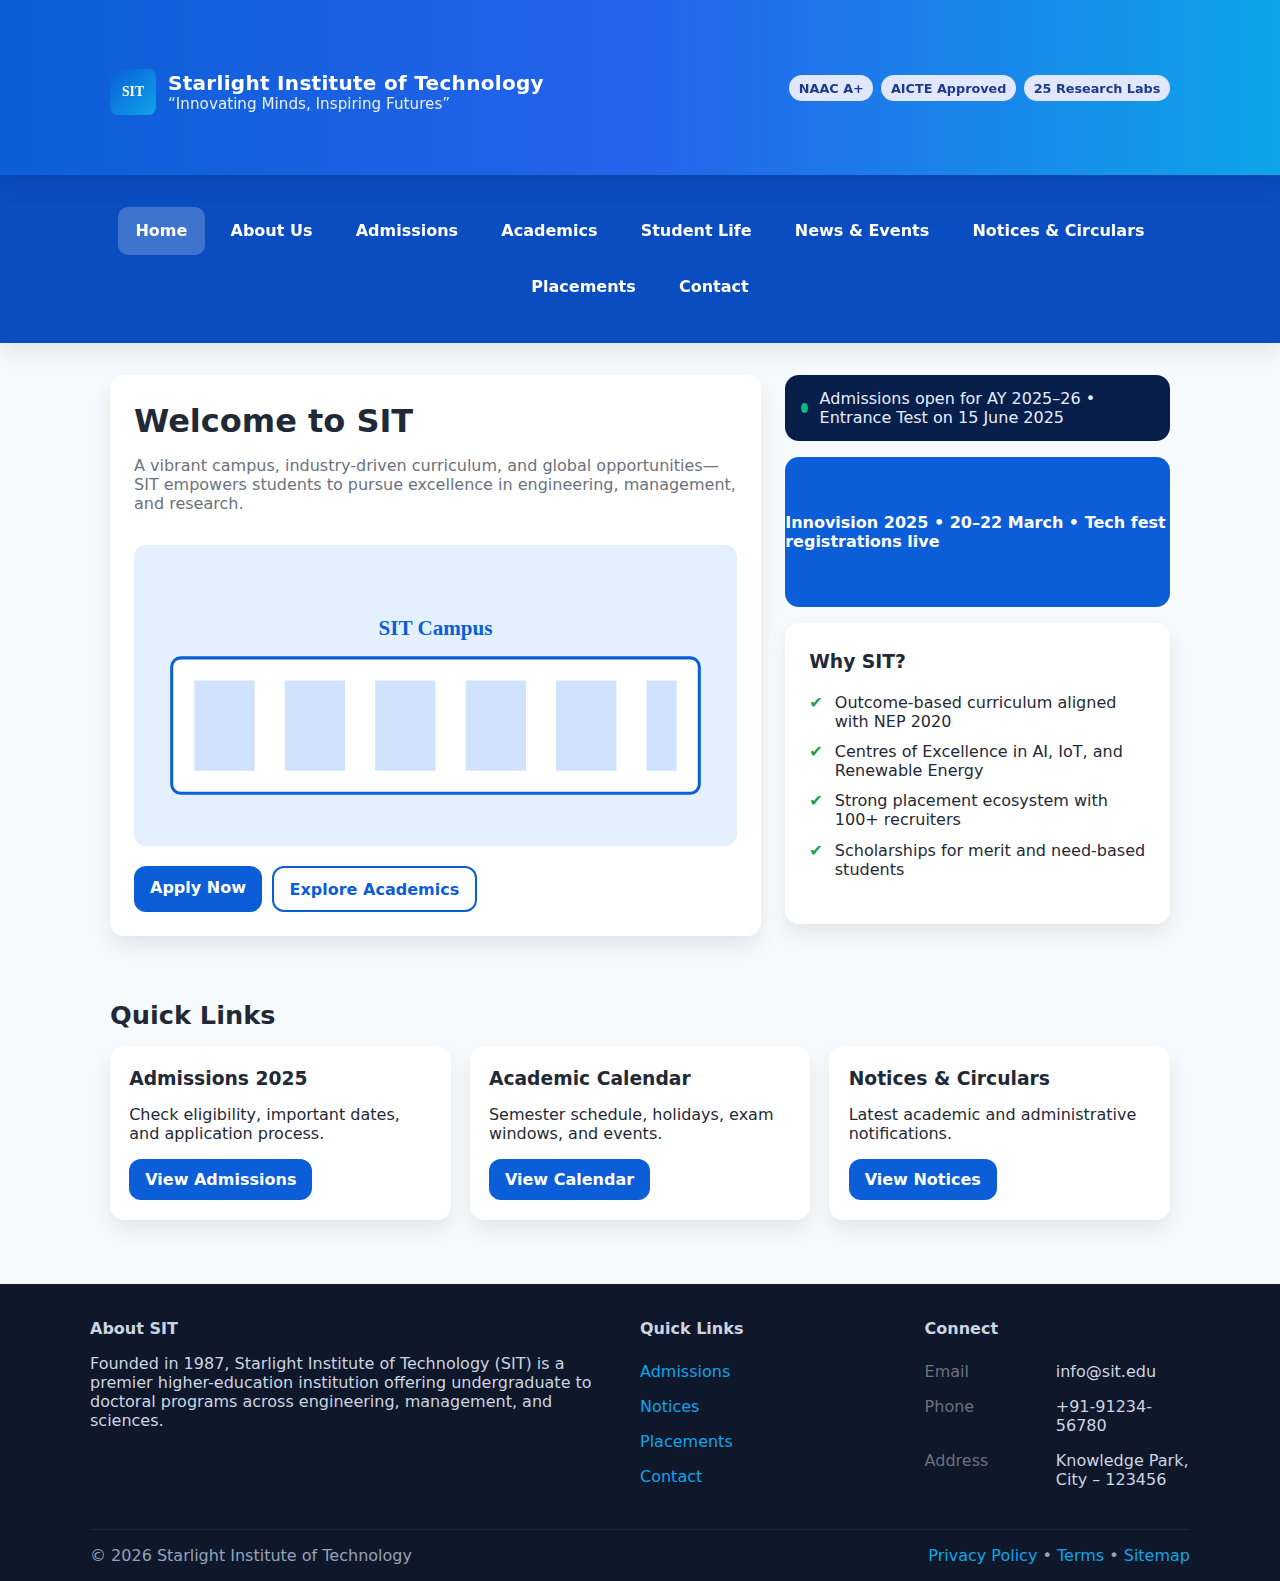
<file: index.html>
<!DOCTYPE html><html lang="en"><head>
<meta charset="utf-8"><meta name="viewport" content="width=device-width, initial-scale=1.0">
<title>SIT - Home</title><link rel="stylesheet" href="css/style.css">
</head><body>

<header class="site-header">
  <div class="container" style="display:flex;gap:16px;align-items:center;justify-content:space-between;flex-wrap:wrap">
    <div class="brand">
      <img src="images/logo.svg" alt="SIT Logo"/>
      <div>
        <div class="title">Starlight Institute of Technology</div>
        <div class="tagline">“Innovating Minds, Inspiring Futures”</div>
      </div>
    </div>
    <div class="badges">
      <span class="badge">NAAC A+</span>
      <span class="badge">AICTE Approved</span>
      <span class="badge">25 Research Labs</span>
    </div>
  </div>
</header>
<nav class="site-nav">
  <div class="container nav-wrap">
    <a class="nav-link" href="index.html">Home</a>
    <a class="nav-link" href="about.html">About Us</a>
    <a class="nav-link" href="admissions.html">Admissions</a>
    <a class="nav-link" href="academics.html">Academics</a>
    <a class="nav-link" href="studentlife.html">Student Life</a>
    <a class="nav-link" href="news.html">News & Events</a>
    <a class="nav-link" href="notices.html">Notices & Circulars</a>
    <a class="nav-link" href="placements.html">Placements</a>
    <a class="nav-link" href="contact.html">Contact</a>
  </div>
</nav>

<section class="container">
  <div class="hero">
    <div class="card">
      <h1>Welcome to SIT</h1>
      <p class="lead">A vibrant campus, industry-driven curriculum, and global opportunities—SIT empowers students to pursue excellence in engineering, management, and research.</p>
      <img src="images/campus.svg" alt="SIT Campus" style="width:100%;border-radius:12px;margin:1rem 0" />
      <div style="display:flex;gap:.6rem;flex-wrap:wrap">
        <a class="btn" href="admissions.html">Apply Now</a>
        <a class="btn outline" href="academics.html">Explore Academics</a>
      </div>
    </div>
    <div class="announce">
      <div class="ticker"><span class="dot"></span> Admissions open for AY 2025–26 • Entrance Test on 15 June 2025</div>
      <div class="carousel" aria-label="Announcements">
        <div class="slide active">Innovision 2025 • 20–22 March • Tech fest registrations live</div>
        <div class="slide">UGC-approved new PG programs in Data Science & AI</div>
        <div class="slide">MoU signed with Infosys for internship pipeline</div>
      </div>
      <div class="card">
        <h3>Why SIT?</h3>
        <ul class="check">
          <li>Outcome-based curriculum aligned with NEP 2020</li>
          <li>Centres of Excellence in AI, IoT, and Renewable Energy</li>
          <li>Strong placement ecosystem with 100+ recruiters</li>
          <li>Scholarships for merit and need-based students</li>
        </ul>
      </div>
    </div>
  </div>
</section>
<section class="container">
  <h2>Quick Links</h2>
  <div class="grid grid-3">
    <div class="card"><h3>Admissions 2025</h3><p>Check eligibility, important dates, and application process.</p><a class="btn" href="admissions.html">View Admissions</a></div>
    <div class="card"><h3>Academic Calendar</h3><p>Semester schedule, holidays, exam windows, and events.</p><a class="btn" href="academics.html#calendar">View Calendar</a></div>
    <div class="card"><h3>Notices & Circulars</h3><p>Latest academic and administrative notifications.</p><a class="btn" href="notices.html">View Notices</a></div>
  </div>
</section>

<footer class="site-footer">
  <div class="container footer-top">
    <div>
      <h4>About SIT</h4>
      <p>Founded in 1987, Starlight Institute of Technology (SIT) is a premier higher-education institution offering undergraduate to doctoral programs across engineering, management, and sciences.</p>
    </div>
    <div>
      <h4>Quick Links</h4>
      <ul class="info-list">
        <li><a href="admissions.html">Admissions</a></li>
        <li><a href="notices.html">Notices</a></li>
        <li><a href="placements.html">Placements</a></li>
        <li><a href="contact.html">Contact</a></li>
      </ul>
    </div>
    <div>
      <h4>Connect</h4>
      <ul class="info-list">
        <li><span class="label">Email</span> info@sit.edu</li>
        <li><span class="label">Phone</span> +91-91234-56780</li>
        <li><span class="label">Address</span> Knowledge Park, City – 123456</li>
      </ul>
    </div>
  </div>
  <div class="container footer-bottom">
    <div>© <span id="year"></span> Starlight Institute of Technology</div>
    <div><a href="#">Privacy Policy</a> • <a href="#">Terms</a> • <a href="#">Sitemap</a></div>
  </div>
</footer>
<button id="backTop" class="btn" style="position:fixed;right:18px;bottom:18px;display:none">↑ Back to Top</button>
<script src="js/script.js"></script>
<script>document.getElementById('year').textContent = new Date().getFullYear()</script>

</body></html>
</file>
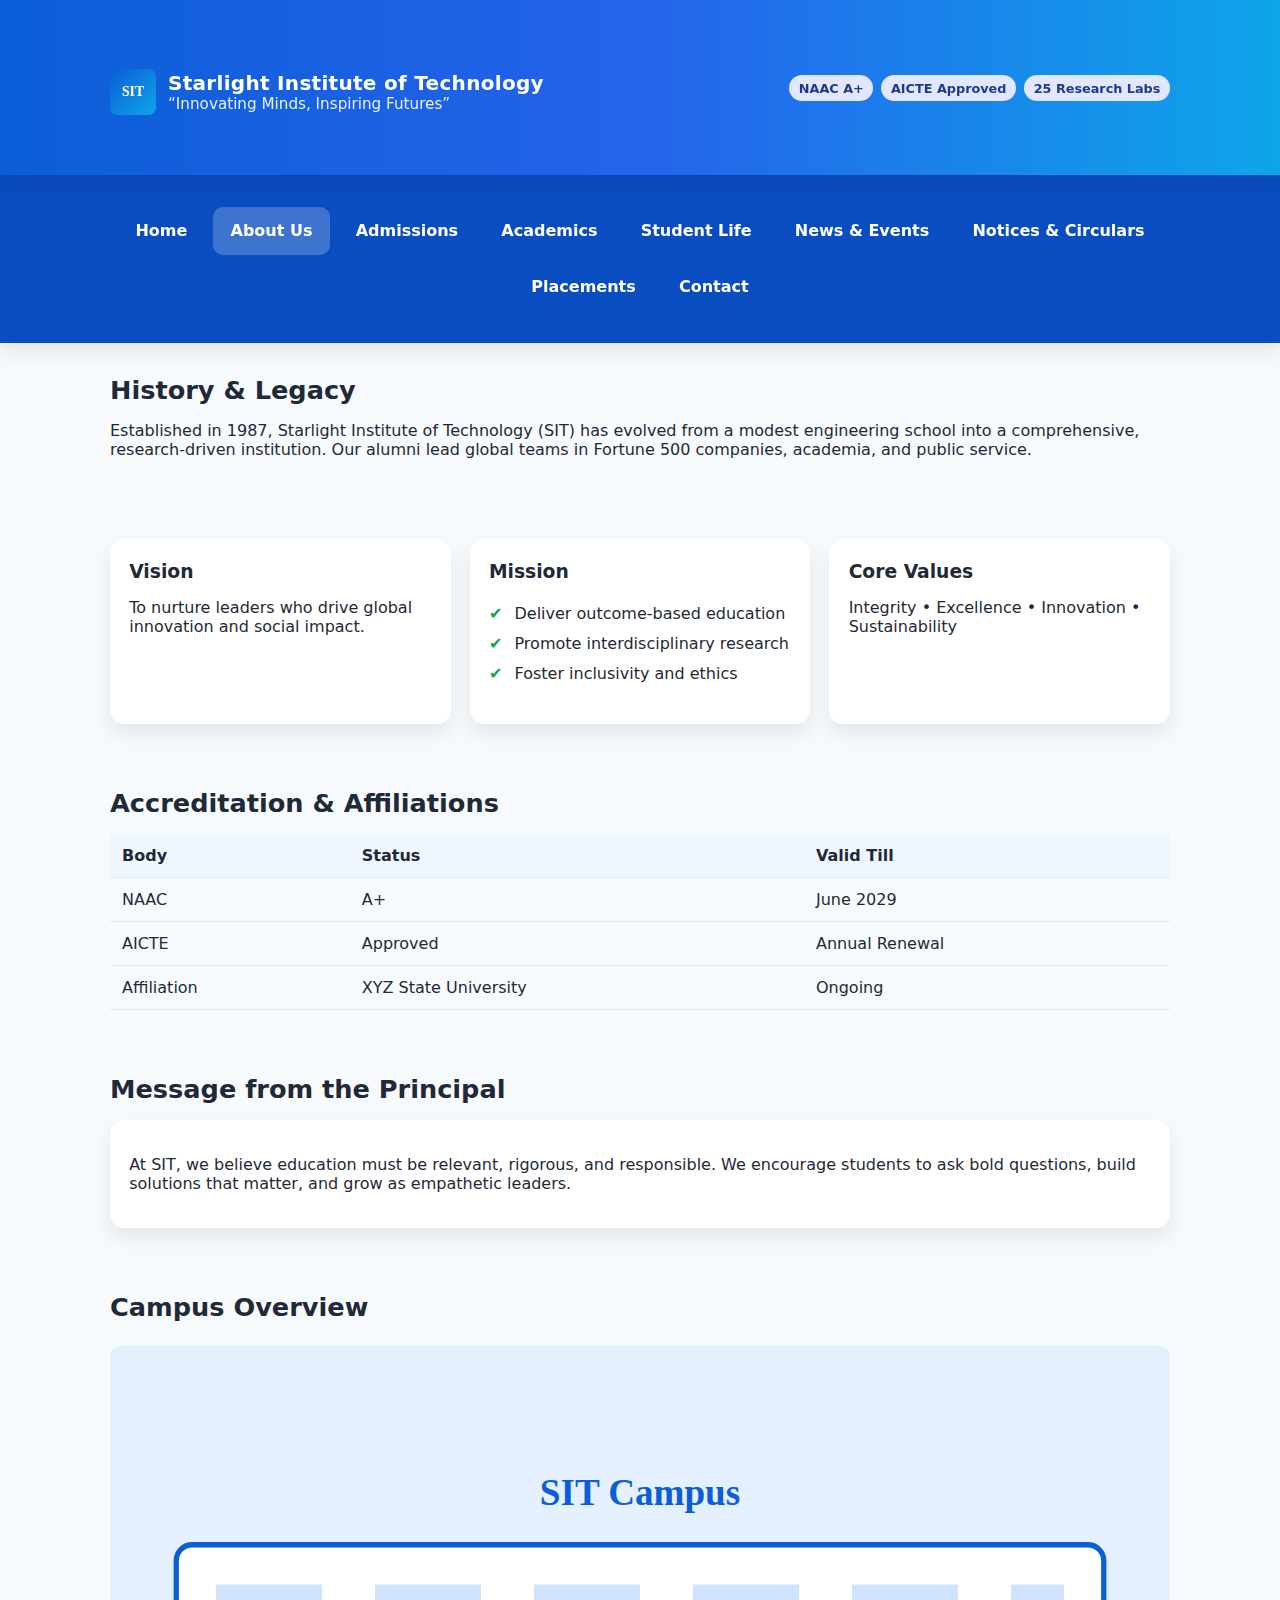
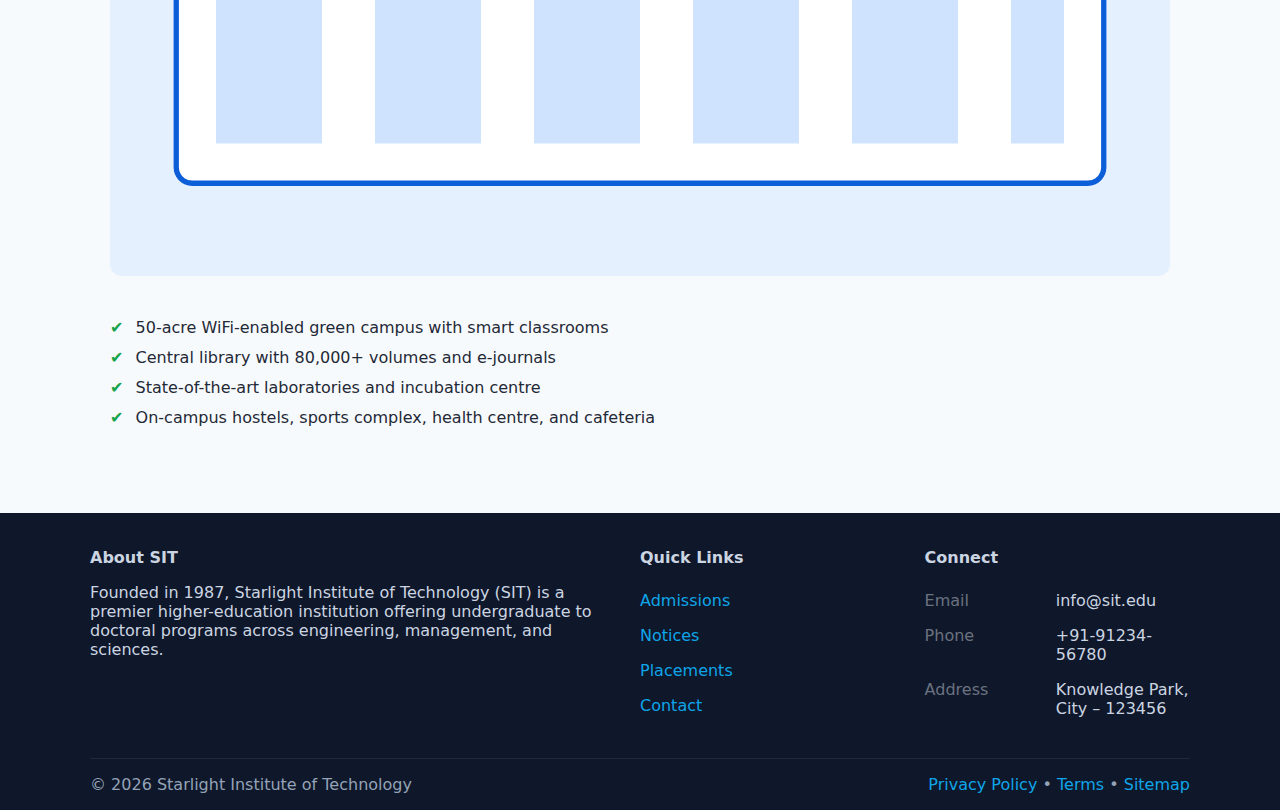
<file: about.html>
<!DOCTYPE html><html lang="en"><head>
<meta charset="utf-8"><meta name="viewport" content="width=device-width, initial-scale=1.0">
<title>SIT - About Us</title><link rel="stylesheet" href="css/style.css">
</head><body>
<header class="site-header">
  <div class="container" style="display:flex;gap:16px;align-items:center;justify-content:space-between;flex-wrap:wrap">
    <div class="brand">
      <img src="images/logo.svg" alt="SIT Logo"/>
      <div>
        <div class="title">Starlight Institute of Technology</div>
        <div class="tagline">“Innovating Minds, Inspiring Futures”</div>
      </div>
    </div>
    <div class="badges">
      <span class="badge">NAAC A+</span>
      <span class="badge">AICTE Approved</span>
      <span class="badge">25 Research Labs</span>
    </div>
  </div>
</header>
<nav class="site-nav">
  <div class="container nav-wrap">
    <a class="nav-link" href="index.html">Home</a>
    <a class="nav-link" href="about.html">About Us</a>
    <a class="nav-link" href="admissions.html">Admissions</a>
    <a class="nav-link" href="academics.html">Academics</a>
    <a class="nav-link" href="studentlife.html">Student Life</a>
    <a class="nav-link" href="news.html">News & Events</a>
    <a class="nav-link" href="notices.html">Notices & Circulars</a>
    <a class="nav-link" href="placements.html">Placements</a>
    <a class="nav-link" href="contact.html">Contact</a>
  </div>
</nav>

<section class="container">
  <h2>History & Legacy</h2>
  <p>Established in 1987, Starlight Institute of Technology (SIT) has evolved from a modest engineering school into a comprehensive, research-driven institution. Our alumni lead global teams in Fortune 500 companies, academia, and public service.</p>
</section>
<section class="container">
  <div class="grid grid-3">
    <div class="card"><h3>Vision</h3><p>To nurture leaders who drive global innovation and social impact.</p></div>
    <div class="card"><h3>Mission</h3><ul class="check"><li>Deliver outcome-based education</li><li>Promote interdisciplinary research</li><li>Foster inclusivity and ethics</li></ul></div>
    <div class="card"><h3>Core Values</h3><p>Integrity • Excellence • Innovation • Sustainability</p></div>
  </div>
</section>
<section class="container">
  <h2>Accreditation & Affiliations</h2>
  <table class="table">
    <thead><tr><th>Body</th><th>Status</th><th>Valid Till</th></tr></thead>
    <tbody>
      <tr><td>NAAC</td><td>A+</td><td>June 2029</td></tr>
      <tr><td>AICTE</td><td>Approved</td><td>Annual Renewal</td></tr>
      <tr><td>Affiliation</td><td>XYZ State University</td><td>Ongoing</td></tr>
    </tbody>
  </table>
</section>
<section class="container">
  <h2>Message from the Principal</h2>
  <div class="card">
    <p>At SIT, we believe education must be relevant, rigorous, and responsible. We encourage students to ask bold questions, build solutions that matter, and grow as empathetic leaders.</p>
  </div>
</section>
<section class="container">
  <h2>Campus Overview</h2>
  <img src="images/campus.svg" alt="Campus" style="width:100%;border-radius:12px;margin:.5rem 0 1rem">
  <ul class="check">
    <li>50-acre WiFi-enabled green campus with smart classrooms</li>
    <li>Central library with 80,000+ volumes and e-journals</li>
    <li>State-of-the-art laboratories and incubation centre</li>
    <li>On-campus hostels, sports complex, health centre, and cafeteria</li>
  </ul>
</section>

<footer class="site-footer">
  <div class="container footer-top">
    <div>
      <h4>About SIT</h4>
      <p>Founded in 1987, Starlight Institute of Technology (SIT) is a premier higher-education institution offering undergraduate to doctoral programs across engineering, management, and sciences.</p>
    </div>
    <div>
      <h4>Quick Links</h4>
      <ul class="info-list">
        <li><a href="admissions.html">Admissions</a></li>
        <li><a href="notices.html">Notices</a></li>
        <li><a href="placements.html">Placements</a></li>
        <li><a href="contact.html">Contact</a></li>
      </ul>
    </div>
    <div>
      <h4>Connect</h4>
      <ul class="info-list">
        <li><span class="label">Email</span> info@sit.edu</li>
        <li><span class="label">Phone</span> +91-91234-56780</li>
        <li><span class="label">Address</span> Knowledge Park, City – 123456</li>
      </ul>
    </div>
  </div>
  <div class="container footer-bottom">
    <div>© <span id="year"></span> Starlight Institute of Technology</div>
    <div><a href="#">Privacy Policy</a> • <a href="#">Terms</a> • <a href="#">Sitemap</a></div>
  </div>
</footer>
<button id="backTop" class="btn" style="position:fixed;right:18px;bottom:18px;display:none">↑ Back to Top</button>
<script src="js/script.js"></script>
<script>document.getElementById('year').textContent = new Date().getFullYear()</script>
</body></html>
</file>
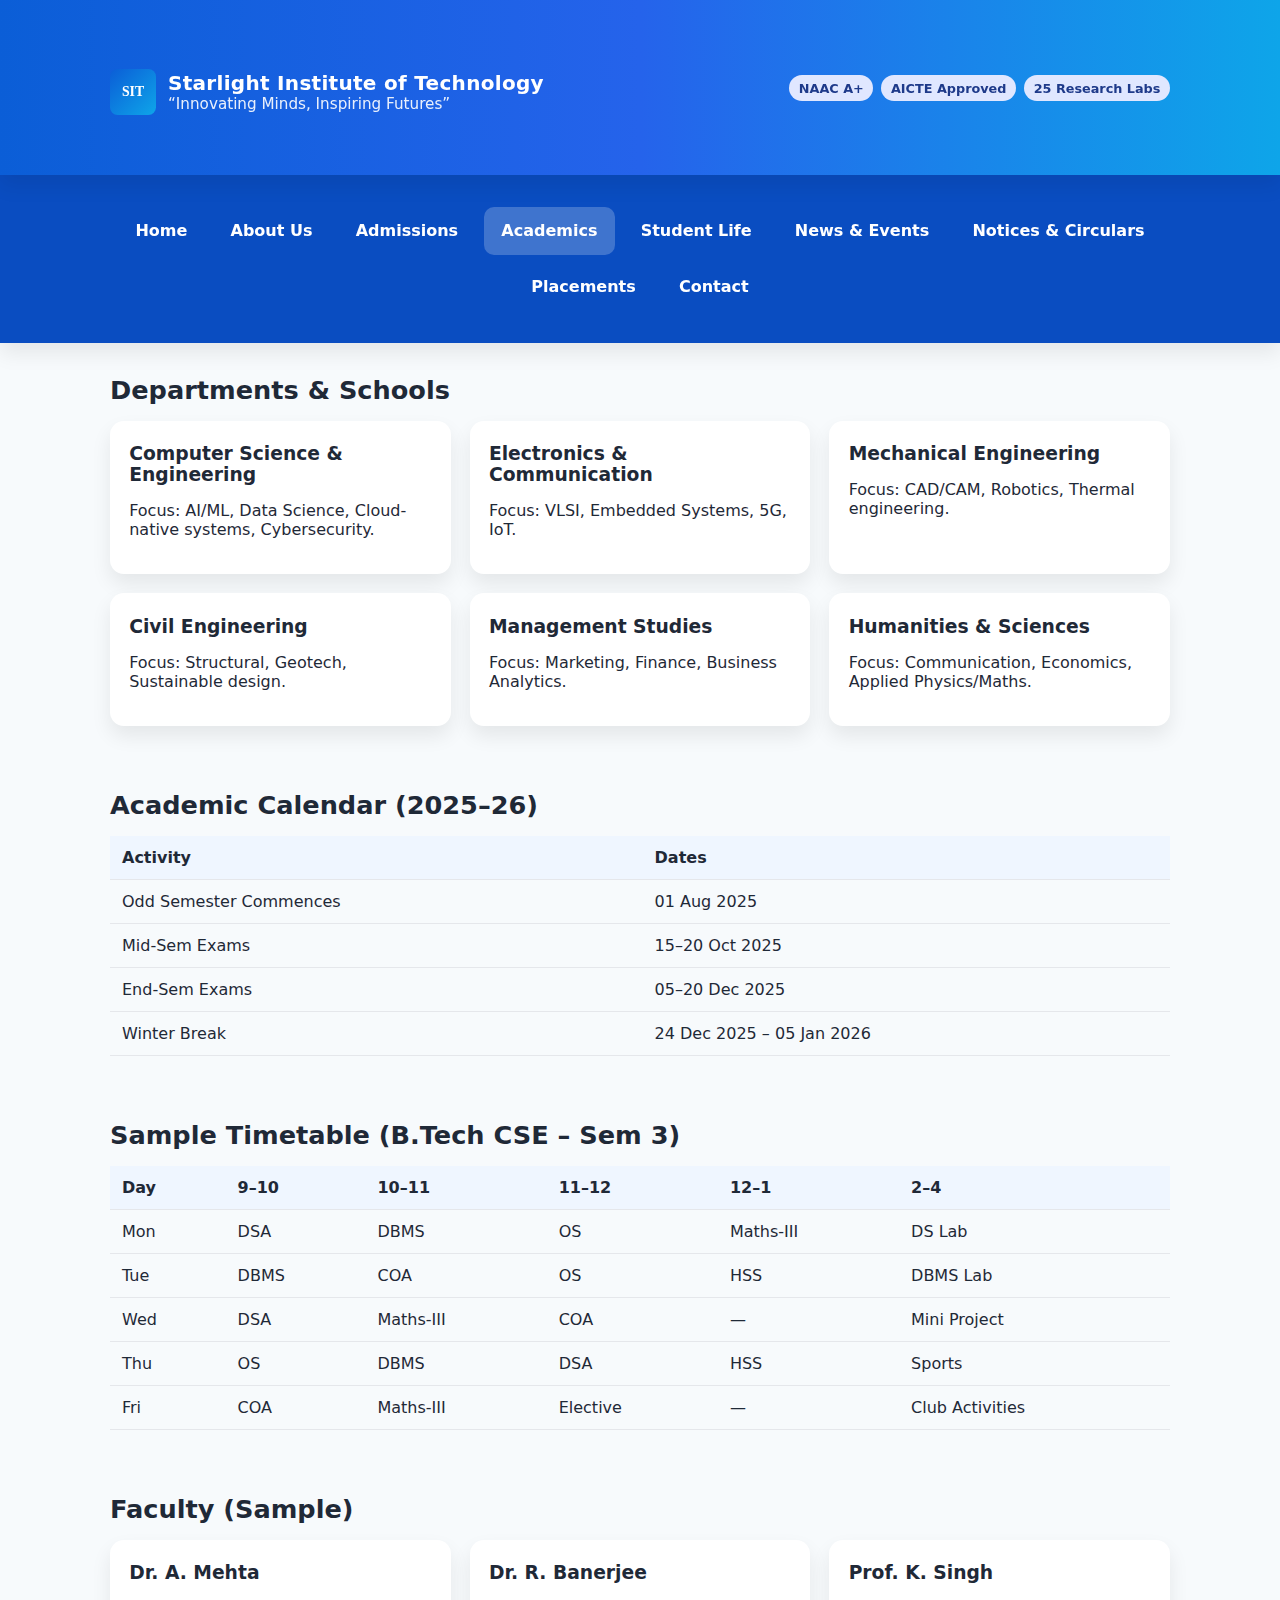
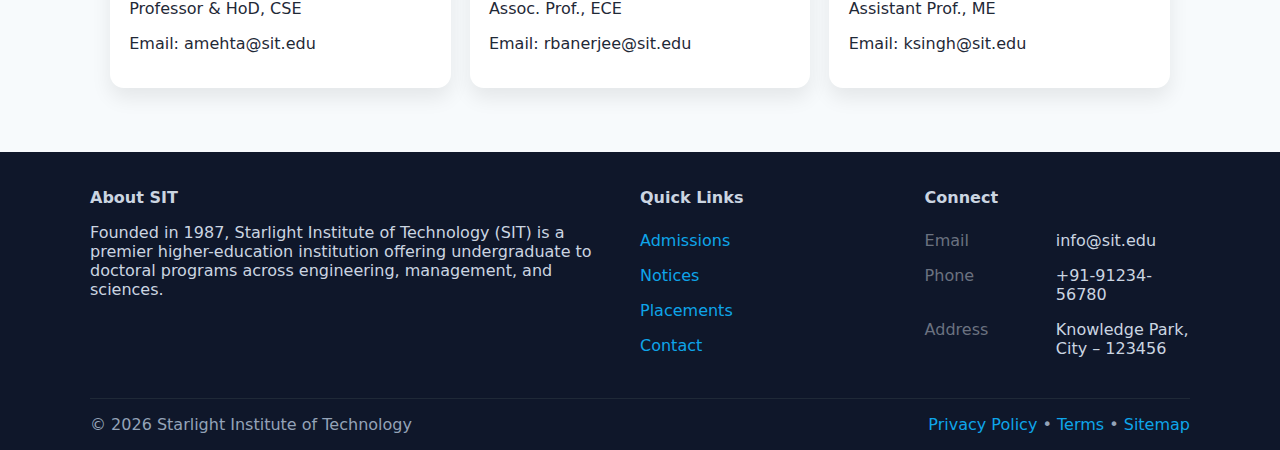
<file: academics.html>
<!DOCTYPE html><html lang="en"><head>
<meta charset="utf-8"><meta name="viewport" content="width=device-width, initial-scale=1.0">
<title>SIT - Academics</title><link rel="stylesheet" href="css/style.css"></head>
<body>
<header class="site-header">
  <div class="container" style="display:flex;gap:16px;align-items:center;justify-content:space-between;flex-wrap:wrap">
    <div class="brand">
      <img src="images/logo.svg" alt="SIT Logo"/>
      <div>
        <div class="title">Starlight Institute of Technology</div>
        <div class="tagline">“Innovating Minds, Inspiring Futures”</div>
      </div>
    </div>
    <div class="badges">
      <span class="badge">NAAC A+</span>
      <span class="badge">AICTE Approved</span>
      <span class="badge">25 Research Labs</span>
    </div>
  </div>
</header>
<nav class="site-nav">
  <div class="container nav-wrap">
    <a class="nav-link" href="index.html">Home</a>
    <a class="nav-link" href="about.html">About Us</a>
    <a class="nav-link" href="admissions.html">Admissions</a>
    <a class="nav-link" href="academics.html">Academics</a>
    <a class="nav-link" href="studentlife.html">Student Life</a>
    <a class="nav-link" href="news.html">News & Events</a>
    <a class="nav-link" href="notices.html">Notices & Circulars</a>
    <a class="nav-link" href="placements.html">Placements</a>
    <a class="nav-link" href="contact.html">Contact</a>
  </div>
</nav>

<section class="container" id="departments">
  <h2>Departments & Schools</h2>
  <div class="grid grid-3">
    <div class="card"><h3>Computer Science & Engineering</h3><p>Focus: AI/ML, Data Science, Cloud-native systems, Cybersecurity.</p></div>
    <div class="card"><h3>Electronics & Communication</h3><p>Focus: VLSI, Embedded Systems, 5G, IoT.</p></div>
    <div class="card"><h3>Mechanical Engineering</h3><p>Focus: CAD/CAM, Robotics, Thermal engineering.</p></div>
    <div class="card"><h3>Civil Engineering</h3><p>Focus: Structural, Geotech, Sustainable design.</p></div>
    <div class="card"><h3>Management Studies</h3><p>Focus: Marketing, Finance, Business Analytics.</p></div>
    <div class="card"><h3>Humanities & Sciences</h3><p>Focus: Communication, Economics, Applied Physics/Maths.</p></div>
  </div>
</section>
<section class="container" id="calendar">
  <h2>Academic Calendar (2025–26)</h2>
  <table class="table">
    <thead><tr><th>Activity</th><th>Dates</th></tr></thead>
    <tbody>
      <tr><td>Odd Semester Commences</td><td>01 Aug 2025</td></tr>
      <tr><td>Mid-Sem Exams</td><td>15–20 Oct 2025</td></tr>
      <tr><td>End-Sem Exams</td><td>05–20 Dec 2025</td></tr>
      <tr><td>Winter Break</td><td>24 Dec 2025 – 05 Jan 2026</td></tr>
    </tbody>
  </table>
</section>
<section class="container">
  <h2>Sample Timetable (B.Tech CSE – Sem 3)</h2>
  <table class="table">
    <thead><tr><th>Day</th><th>9–10</th><th>10–11</th><th>11–12</th><th>12–1</th><th>2–4</th></tr></thead>
    <tbody>
      <tr><td>Mon</td><td>DSA</td><td>DBMS</td><td>OS</td><td>Maths-III</td><td>DS Lab</td></tr>
      <tr><td>Tue</td><td>DBMS</td><td>COA</td><td>OS</td><td>HSS</td><td>DBMS Lab</td></tr>
      <tr><td>Wed</td><td>DSA</td><td>Maths-III</td><td>COA</td><td>—</td><td>Mini Project</td></tr>
      <tr><td>Thu</td><td>OS</td><td>DBMS</td><td>DSA</td><td>HSS</td><td>Sports</td></tr>
      <tr><td>Fri</td><td>COA</td><td>Maths-III</td><td>Elective</td><td>—</td><td>Club Activities</td></tr>
    </tbody>
  </table>
</section>
<section class="container">
  <h2>Faculty (Sample)</h2>
  <div class="grid grid-3">
    <div class="card"><h3>Dr. A. Mehta</h3><p>Professor & HoD, CSE</p><p>Email: amehta@sit.edu</p></div>
    <div class="card"><h3>Dr. R. Banerjee</h3><p>Assoc. Prof., ECE</p><p>Email: rbanerjee@sit.edu</p></div>
    <div class="card"><h3>Prof. K. Singh</h3><p>Assistant Prof., ME</p><p>Email: ksingh@sit.edu</p></div>
  </div>
</section>

<footer class="site-footer">
  <div class="container footer-top">
    <div>
      <h4>About SIT</h4>
      <p>Founded in 1987, Starlight Institute of Technology (SIT) is a premier higher-education institution offering undergraduate to doctoral programs across engineering, management, and sciences.</p>
    </div>
    <div>
      <h4>Quick Links</h4>
      <ul class="info-list">
        <li><a href="admissions.html">Admissions</a></li>
        <li><a href="notices.html">Notices</a></li>
        <li><a href="placements.html">Placements</a></li>
        <li><a href="contact.html">Contact</a></li>
      </ul>
    </div>
    <div>
      <h4>Connect</h4>
      <ul class="info-list">
        <li><span class="label">Email</span> info@sit.edu</li>
        <li><span class="label">Phone</span> +91-91234-56780</li>
        <li><span class="label">Address</span> Knowledge Park, City – 123456</li>
      </ul>
    </div>
  </div>
  <div class="container footer-bottom">
    <div>© <span id="year"></span> Starlight Institute of Technology</div>
    <div><a href="#">Privacy Policy</a> • <a href="#">Terms</a> • <a href="#">Sitemap</a></div>
  </div>
</footer>
<button id="backTop" class="btn" style="position:fixed;right:18px;bottom:18px;display:none">↑ Back to Top</button>
<script src="js/script.js"></script>
<script>document.getElementById('year').textContent = new Date().getFullYear()</script>
</body></html>
</file>
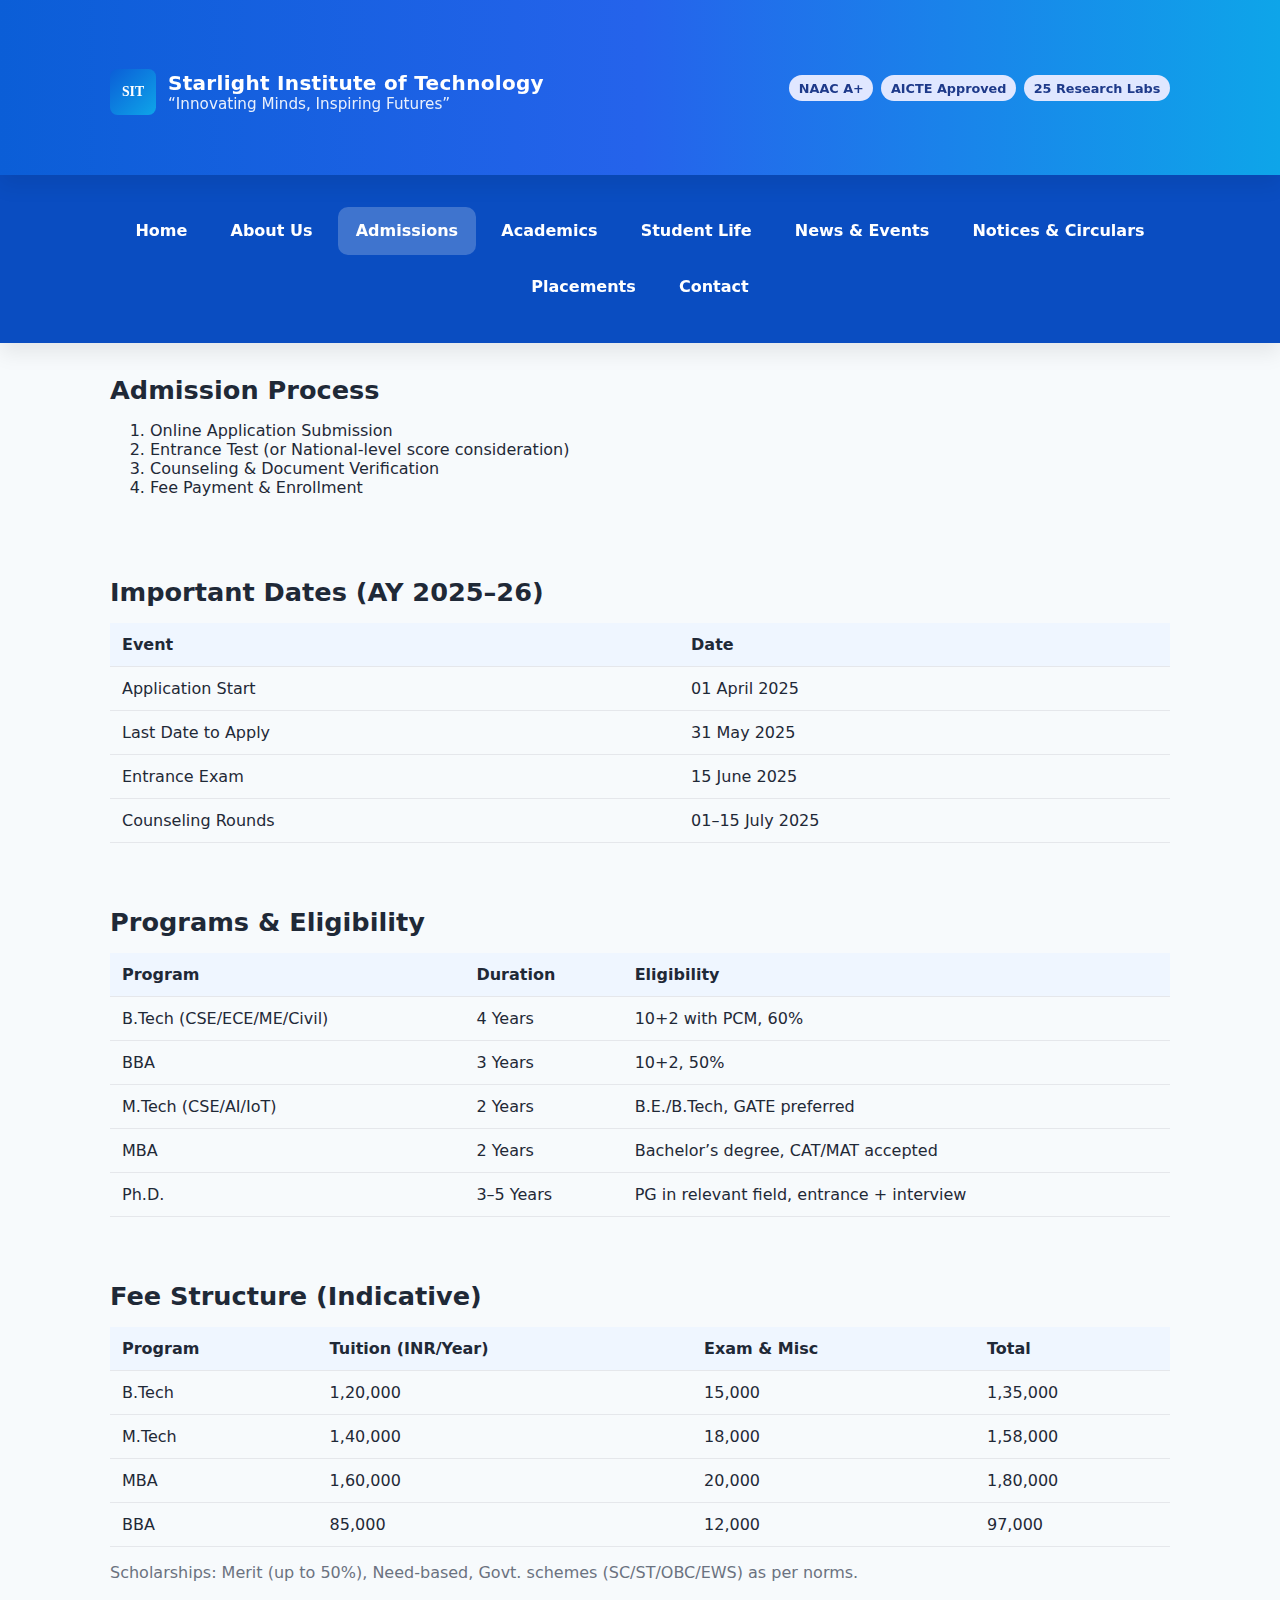
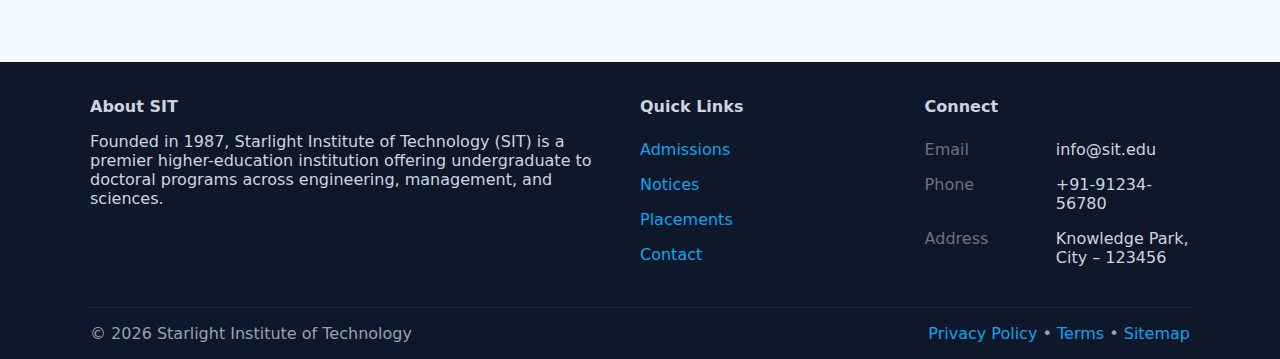
<file: admissions.html>
<!DOCTYPE html><html lang="en"><head>
<meta charset="utf-8"><meta name="viewport" content="width=device-width, initial-scale=1.0">
<title>SIT - Admissions</title><link rel="stylesheet" href="css/style.css">
</head><body>
<header class="site-header">
  <div class="container" style="display:flex;gap:16px;align-items:center;justify-content:space-between;flex-wrap:wrap">
    <div class="brand">
      <img src="images/logo.svg" alt="SIT Logo"/>
      <div>
        <div class="title">Starlight Institute of Technology</div>
        <div class="tagline">“Innovating Minds, Inspiring Futures”</div>
      </div>
    </div>
    <div class="badges">
      <span class="badge">NAAC A+</span>
      <span class="badge">AICTE Approved</span>
      <span class="badge">25 Research Labs</span>
    </div>
  </div>
</header>
<nav class="site-nav">
  <div class="container nav-wrap">
    <a class="nav-link" href="index.html">Home</a>
    <a class="nav-link" href="about.html">About Us</a>
    <a class="nav-link" href="admissions.html">Admissions</a>
    <a class="nav-link" href="academics.html">Academics</a>
    <a class="nav-link" href="studentlife.html">Student Life</a>
    <a class="nav-link" href="news.html">News & Events</a>
    <a class="nav-link" href="notices.html">Notices & Circulars</a>
    <a class="nav-link" href="placements.html">Placements</a>
    <a class="nav-link" href="contact.html">Contact</a>
  </div>
</nav>

<section class="container">
  <h2>Admission Process</h2>
  <ol>
    <li>Online Application Submission</li>
    <li>Entrance Test (or National-level score consideration)</li>
    <li>Counseling & Document Verification</li>
    <li>Fee Payment & Enrollment</li>
  </ol>
</section>
<section class="container">
  <h2>Important Dates (AY 2025–26)</h2>
  <table class="table">
    <thead><tr><th>Event</th><th>Date</th></tr></thead>
    <tbody>
      <tr><td>Application Start</td><td>01 April 2025</td></tr>
      <tr><td>Last Date to Apply</td><td>31 May 2025</td></tr>
      <tr><td>Entrance Exam</td><td>15 June 2025</td></tr>
      <tr><td>Counseling Rounds</td><td>01–15 July 2025</td></tr>
    </tbody>
  </table>
</section>
<section class="container">
  <h2>Programs & Eligibility</h2>
  <table class="table">
    <thead><tr><th>Program</th><th>Duration</th><th>Eligibility</th></tr></thead>
    <tbody>
      <tr><td>B.Tech (CSE/ECE/ME/Civil)</td><td>4 Years</td><td>10+2 with PCM, 60%</td></tr>
      <tr><td>BBA</td><td>3 Years</td><td>10+2, 50%</td></tr>
      <tr><td>M.Tech (CSE/AI/IoT)</td><td>2 Years</td><td>B.E./B.Tech, GATE preferred</td></tr>
      <tr><td>MBA</td><td>2 Years</td><td>Bachelor’s degree, CAT/MAT accepted</td></tr>
      <tr><td>Ph.D.</td><td>3–5 Years</td><td>PG in relevant field, entrance + interview</td></tr>
    </tbody>
  </table>
</section>
<section class="container">
  <h2>Fee Structure (Indicative)</h2>
  <table class="table">
    <thead><tr><th>Program</th><th>Tuition (INR/Year)</th><th>Exam & Misc</th><th>Total</th></tr></thead>
    <tbody>
      <tr><td>B.Tech</td><td>1,20,000</td><td>15,000</td><td>1,35,000</td></tr>
      <tr><td>M.Tech</td><td>1,40,000</td><td>18,000</td><td>1,58,000</td></tr>
      <tr><td>MBA</td><td>1,60,000</td><td>20,000</td><td>1,80,000</td></tr>
      <tr><td>BBA</td><td>85,000</td><td>12,000</td><td>97,000</td></tr>
    </tbody>
  </table>
  <p class="lead">Scholarships: Merit (up to 50%), Need-based, Govt. schemes (SC/ST/OBC/EWS) as per norms.</p>
</section>

<footer class="site-footer">
  <div class="container footer-top">
    <div>
      <h4>About SIT</h4>
      <p>Founded in 1987, Starlight Institute of Technology (SIT) is a premier higher-education institution offering undergraduate to doctoral programs across engineering, management, and sciences.</p>
    </div>
    <div>
      <h4>Quick Links</h4>
      <ul class="info-list">
        <li><a href="admissions.html">Admissions</a></li>
        <li><a href="notices.html">Notices</a></li>
        <li><a href="placements.html">Placements</a></li>
        <li><a href="contact.html">Contact</a></li>
      </ul>
    </div>
    <div>
      <h4>Connect</h4>
      <ul class="info-list">
        <li><span class="label">Email</span> info@sit.edu</li>
        <li><span class="label">Phone</span> +91-91234-56780</li>
        <li><span class="label">Address</span> Knowledge Park, City – 123456</li>
      </ul>
    </div>
  </div>
  <div class="container footer-bottom">
    <div>© <span id="year"></span> Starlight Institute of Technology</div>
    <div><a href="#">Privacy Policy</a> • <a href="#">Terms</a> • <a href="#">Sitemap</a></div>
  </div>
</footer>
<button id="backTop" class="btn" style="position:fixed;right:18px;bottom:18px;display:none">↑ Back to Top</button>
<script src="js/script.js"></script>
<script>document.getElementById('year').textContent = new Date().getFullYear()</script>
</body></html>
</file>
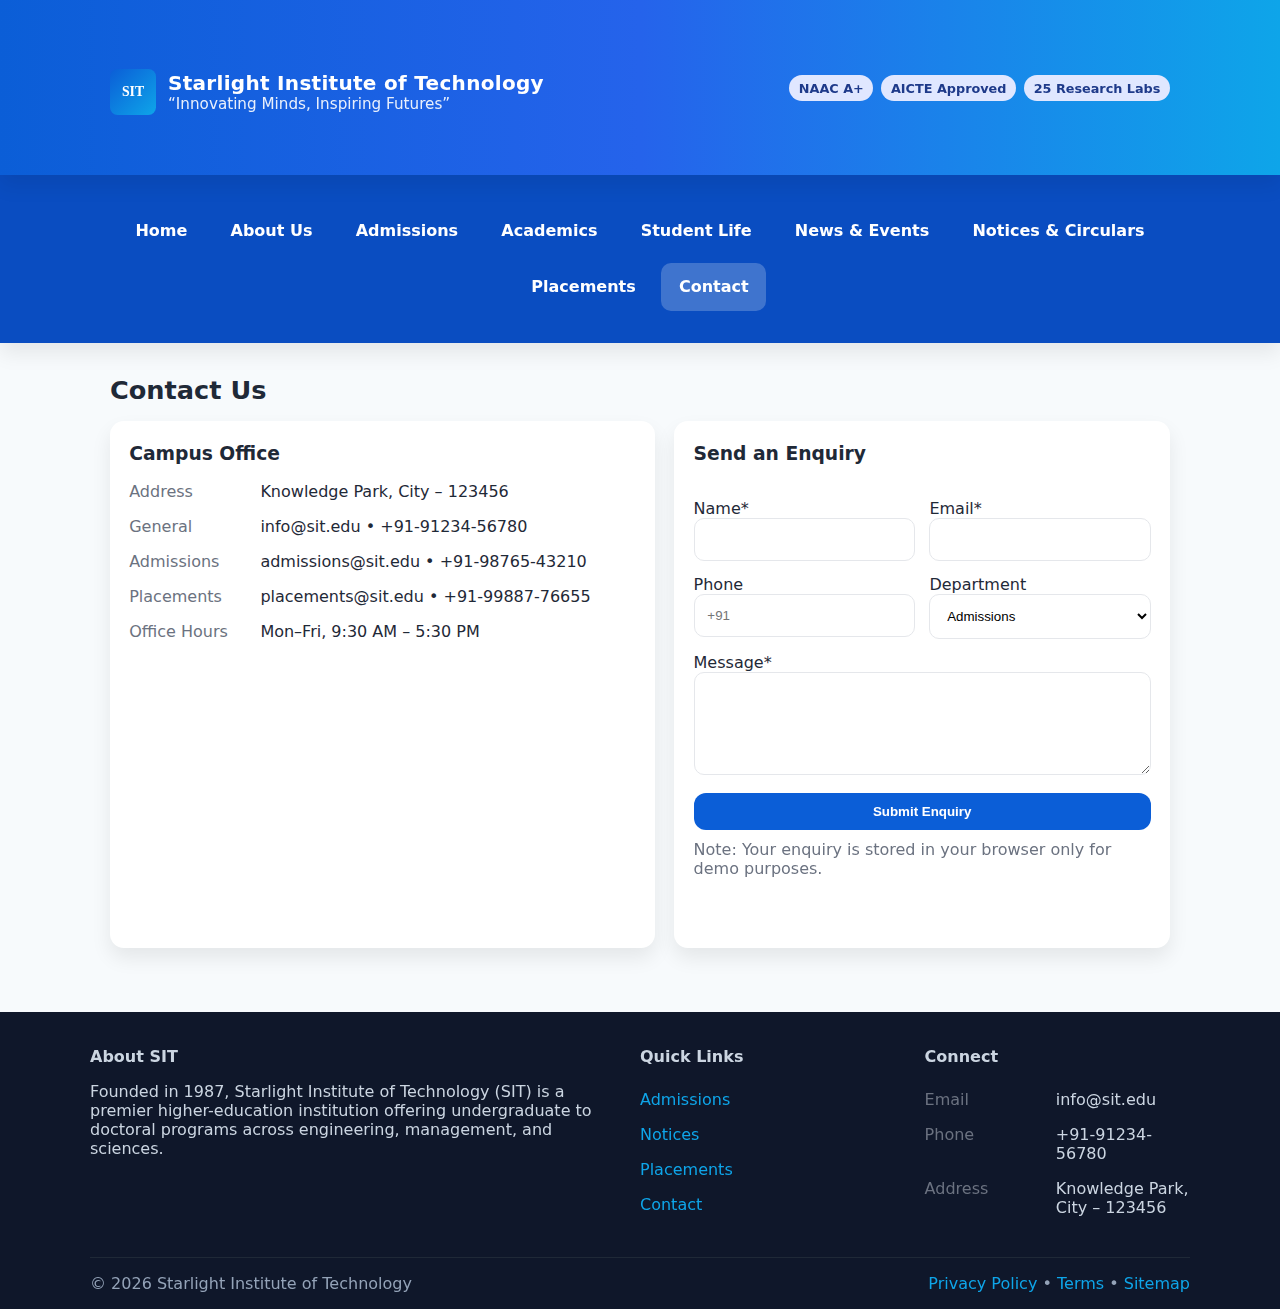
<file: contact.html>
<!DOCTYPE html><html lang="en"><head>
<meta charset="utf-8"><meta name="viewport" content="width=device-width, initial-scale=1.0">
<title>SIT - Contact Us</title><link rel="stylesheet" href="css/style.css"></head>
<body>
<header class="site-header">
  <div class="container" style="display:flex;gap:16px;align-items:center;justify-content:space-between;flex-wrap:wrap">
    <div class="brand">
      <img src="images/logo.svg" alt="SIT Logo"/>
      <div>
        <div class="title">Starlight Institute of Technology</div>
        <div class="tagline">“Innovating Minds, Inspiring Futures”</div>
      </div>
    </div>
    <div class="badges">
      <span class="badge">NAAC A+</span>
      <span class="badge">AICTE Approved</span>
      <span class="badge">25 Research Labs</span>
    </div>
  </div>
</header>
<nav class="site-nav">
  <div class="container nav-wrap">
    <a class="nav-link" href="index.html">Home</a>
    <a class="nav-link" href="about.html">About Us</a>
    <a class="nav-link" href="admissions.html">Admissions</a>
    <a class="nav-link" href="academics.html">Academics</a>
    <a class="nav-link" href="studentlife.html">Student Life</a>
    <a class="nav-link" href="news.html">News & Events</a>
    <a class="nav-link" href="notices.html">Notices & Circulars</a>
    <a class="nav-link" href="placements.html">Placements</a>
    <a class="nav-link" href="contact.html">Contact</a>
  </div>
</nav>

<section class="container">
  <h2>Contact Us</h2>
  <div class="contact-wrap">
    <div class="card">
      <h3>Campus Office</h3>
      <ul class="info-list">
        <li><span class="label">Address</span>Knowledge Park, City – 123456</li>
        <li><span class="label">General</span>info@sit.edu • +91-91234-56780</li>
        <li><span class="label">Admissions</span>admissions@sit.edu • +91-98765-43210</li>
        <li><span class="label">Placements</span>placements@sit.edu • +91-99887-76655</li>
        <li><span class="label">Office Hours</span>Mon–Fri, 9:30 AM – 5:30 PM</li>
      </ul>
      <div style="margin-top:1rem">
        <iframe src="https://maps.google.com/maps?q=New%20Delhi&t=&z=13&ie=UTF8&iwloc=&output=embed" width="100%" height="260" style="border:0;border-radius:12px" allowfullscreen></iframe>
      </div>
    </div>
    <div class="card">
      <h3>Send an Enquiry</h3>
      <div id="form-msg" class="alert" aria-live="polite"></div>
      <form id="contact-form" class="form">
        <div style="display:grid;grid-template-columns:1fr 1fr;gap:.9rem">
          <div><label>Name*</label><input name="name" required></div>
          <div><label>Email*</label><input name="email" type="email" required></div>
        </div>
        <div style="display:grid;grid-template-columns:1fr 1fr;gap:.9rem">
          <div><label>Phone</label><input name="phone" maxlength="15" placeholder="+91"></div>
          <div><label>Department</label>
            <select name="dept">
              <option>Admissions</option><option>Academics</option><option>Examinations</option><option>Placements</option>
            </select>
          </div>
        </div>
        <div><label>Message*</label><textarea name="message" rows="5" required></textarea></div>
        <button class="btn" type="submit">Submit Enquiry</button>
      </form>
      <p class="lead" style="margin-top:.6rem">Note: Your enquiry is stored in your browser only for demo purposes.</p>
    </div>
  </div>
</section>

<footer class="site-footer">
  <div class="container footer-top">
    <div>
      <h4>About SIT</h4>
      <p>Founded in 1987, Starlight Institute of Technology (SIT) is a premier higher-education institution offering undergraduate to doctoral programs across engineering, management, and sciences.</p>
    </div>
    <div>
      <h4>Quick Links</h4>
      <ul class="info-list">
        <li><a href="admissions.html">Admissions</a></li>
        <li><a href="notices.html">Notices</a></li>
        <li><a href="placements.html">Placements</a></li>
        <li><a href="contact.html">Contact</a></li>
      </ul>
    </div>
    <div>
      <h4>Connect</h4>
      <ul class="info-list">
        <li><span class="label">Email</span> info@sit.edu</li>
        <li><span class="label">Phone</span> +91-91234-56780</li>
        <li><span class="label">Address</span> Knowledge Park, City – 123456</li>
      </ul>
    </div>
  </div>
  <div class="container footer-bottom">
    <div>© <span id="year"></span> Starlight Institute of Technology</div>
    <div><a href="#">Privacy Policy</a> • <a href="#">Terms</a> • <a href="#">Sitemap</a></div>
  </div>
</footer>
<button id="backTop" class="btn" style="position:fixed;right:18px;bottom:18px;display:none">↑ Back to Top</button>
<script src="js/script.js"></script>
<script>document.getElementById('year').textContent = new Date().getFullYear()</script>
</body></html>
</file>
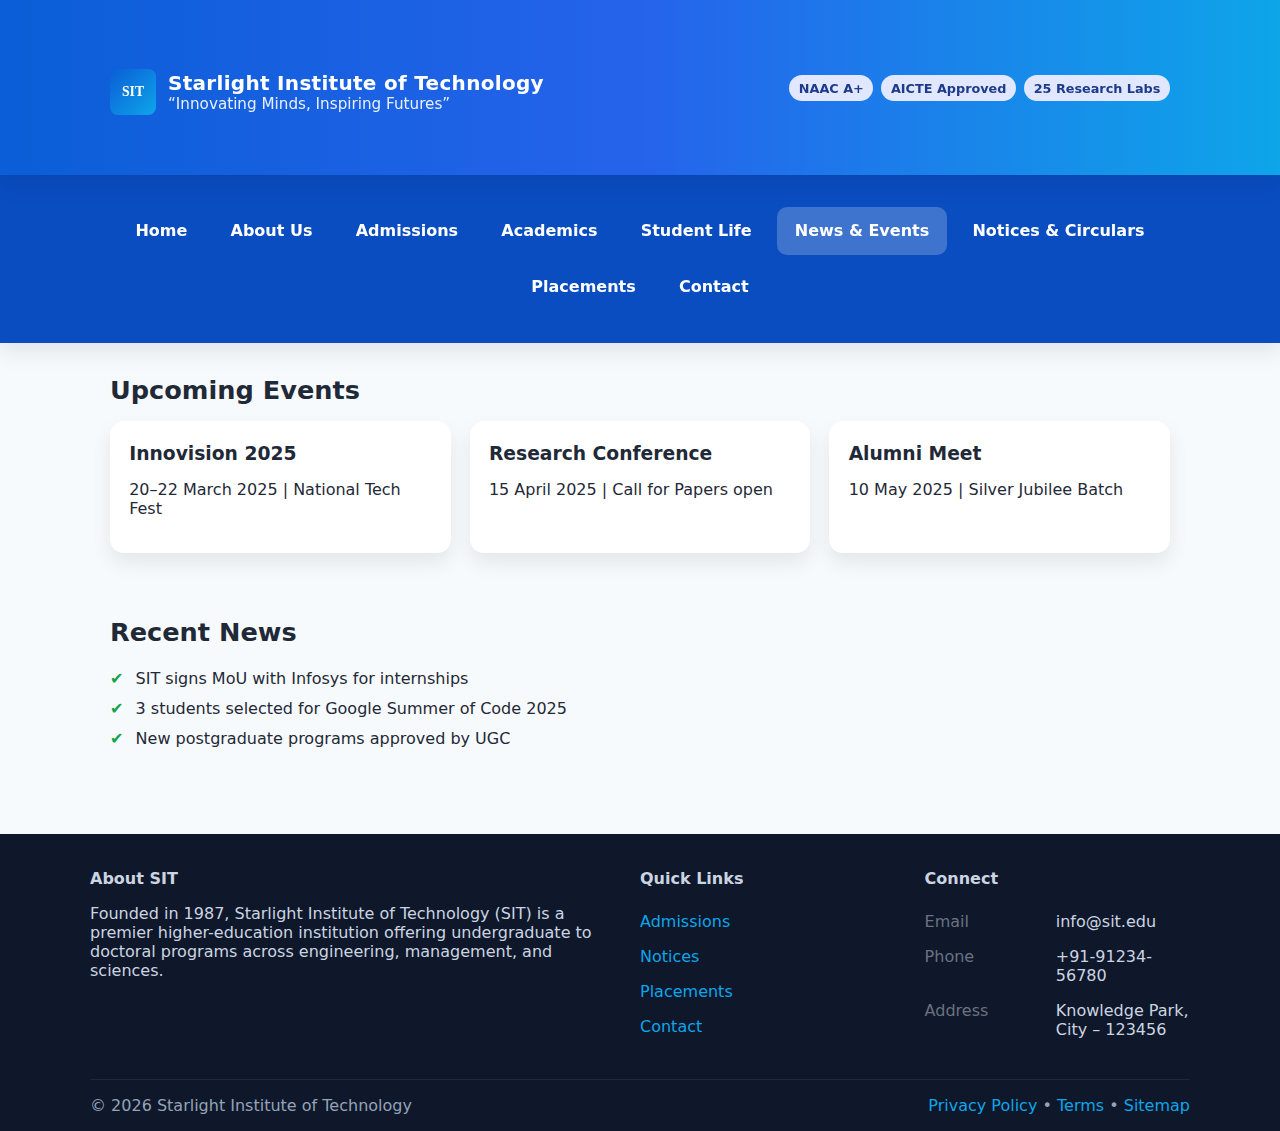
<file: news.html>
<!DOCTYPE html><html lang="en"><head>
<meta charset="utf-8"><meta name="viewport" content="width=device-width, initial-scale=1.0">
<title>SIT - News & Events</title><link rel="stylesheet" href="css/style.css"></head>
<body>
<header class="site-header">
  <div class="container" style="display:flex;gap:16px;align-items:center;justify-content:space-between;flex-wrap:wrap">
    <div class="brand">
      <img src="images/logo.svg" alt="SIT Logo"/>
      <div>
        <div class="title">Starlight Institute of Technology</div>
        <div class="tagline">“Innovating Minds, Inspiring Futures”</div>
      </div>
    </div>
    <div class="badges">
      <span class="badge">NAAC A+</span>
      <span class="badge">AICTE Approved</span>
      <span class="badge">25 Research Labs</span>
    </div>
  </div>
</header>
<nav class="site-nav">
  <div class="container nav-wrap">
    <a class="nav-link" href="index.html">Home</a>
    <a class="nav-link" href="about.html">About Us</a>
    <a class="nav-link" href="admissions.html">Admissions</a>
    <a class="nav-link" href="academics.html">Academics</a>
    <a class="nav-link" href="studentlife.html">Student Life</a>
    <a class="nav-link" href="news.html">News & Events</a>
    <a class="nav-link" href="notices.html">Notices & Circulars</a>
    <a class="nav-link" href="placements.html">Placements</a>
    <a class="nav-link" href="contact.html">Contact</a>
  </div>
</nav>

<section class="container">
  <h2>Upcoming Events</h2>
  <div class="grid grid-3">
    <div class="card"><h3>Innovision 2025</h3><p>20–22 March 2025 | National Tech Fest</p></div>
    <div class="card"><h3>Research Conference</h3><p>15 April 2025 | Call for Papers open</p></div>
    <div class="card"><h3>Alumni Meet</h3><p>10 May 2025 | Silver Jubilee Batch</p></div>
  </div>
</section>
<section class="container">
  <h2>Recent News</h2>
  <ul class="check">
    <li>SIT signs MoU with Infosys for internships</li>
    <li>3 students selected for Google Summer of Code 2025</li>
    <li>New postgraduate programs approved by UGC</li>
  </ul>
</section>

<footer class="site-footer">
  <div class="container footer-top">
    <div>
      <h4>About SIT</h4>
      <p>Founded in 1987, Starlight Institute of Technology (SIT) is a premier higher-education institution offering undergraduate to doctoral programs across engineering, management, and sciences.</p>
    </div>
    <div>
      <h4>Quick Links</h4>
      <ul class="info-list">
        <li><a href="admissions.html">Admissions</a></li>
        <li><a href="notices.html">Notices</a></li>
        <li><a href="placements.html">Placements</a></li>
        <li><a href="contact.html">Contact</a></li>
      </ul>
    </div>
    <div>
      <h4>Connect</h4>
      <ul class="info-list">
        <li><span class="label">Email</span> info@sit.edu</li>
        <li><span class="label">Phone</span> +91-91234-56780</li>
        <li><span class="label">Address</span> Knowledge Park, City – 123456</li>
      </ul>
    </div>
  </div>
  <div class="container footer-bottom">
    <div>© <span id="year"></span> Starlight Institute of Technology</div>
    <div><a href="#">Privacy Policy</a> • <a href="#">Terms</a> • <a href="#">Sitemap</a></div>
  </div>
</footer>
<button id="backTop" class="btn" style="position:fixed;right:18px;bottom:18px;display:none">↑ Back to Top</button>
<script src="js/script.js"></script>
<script>document.getElementById('year').textContent = new Date().getFullYear()</script>
</body></html>
</file>
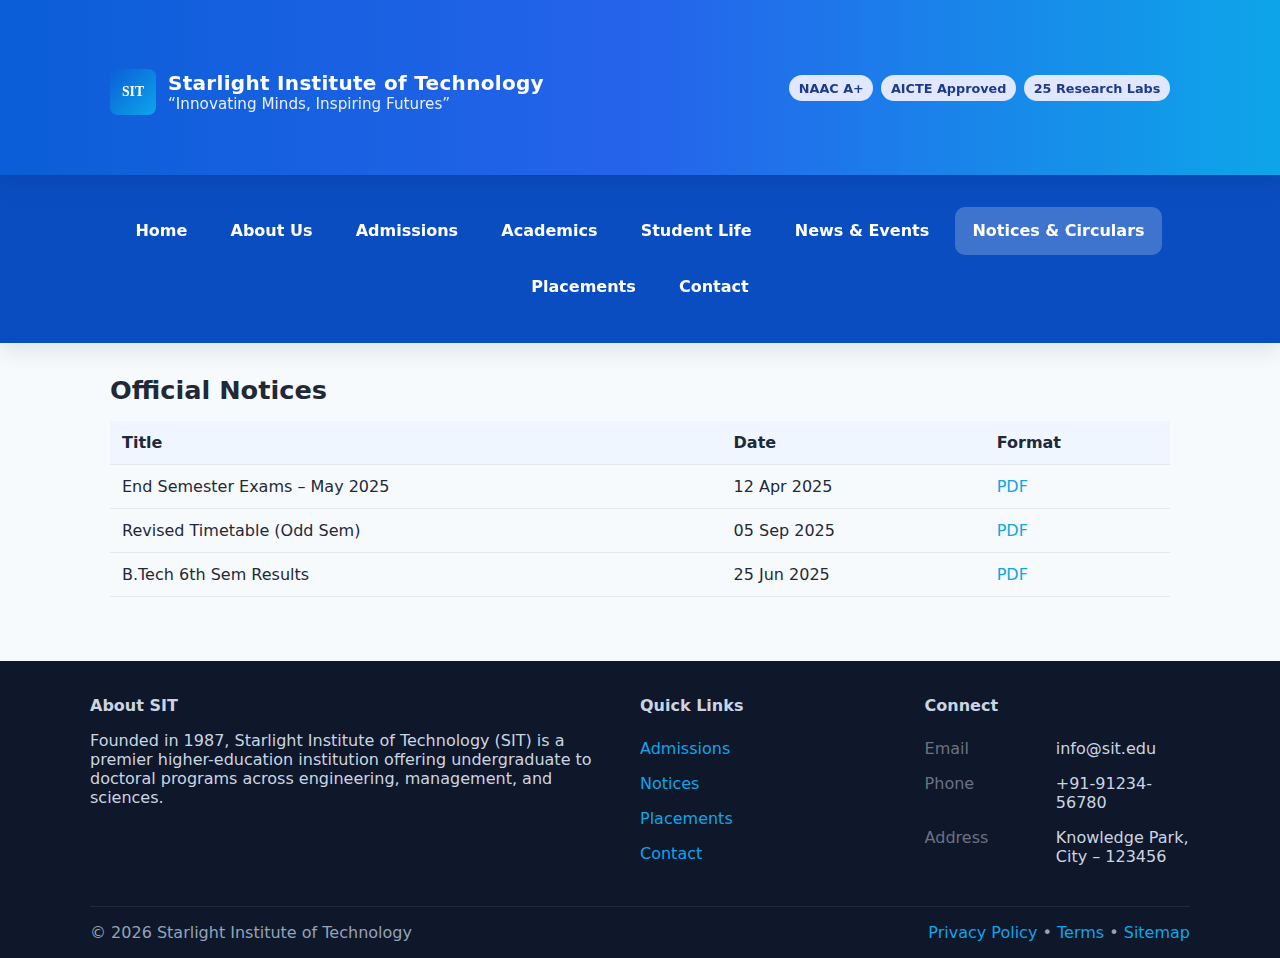
<file: notices.html>
<!DOCTYPE html><html lang="en"><head>
<meta charset="utf-8"><meta name="viewport" content="width=device-width, initial-scale=1.0">
<title>SIT - Notices & Circulars</title><link rel="stylesheet" href="css/style.css"></head>
<body>
<header class="site-header">
  <div class="container" style="display:flex;gap:16px;align-items:center;justify-content:space-between;flex-wrap:wrap">
    <div class="brand">
      <img src="images/logo.svg" alt="SIT Logo"/>
      <div>
        <div class="title">Starlight Institute of Technology</div>
        <div class="tagline">“Innovating Minds, Inspiring Futures”</div>
      </div>
    </div>
    <div class="badges">
      <span class="badge">NAAC A+</span>
      <span class="badge">AICTE Approved</span>
      <span class="badge">25 Research Labs</span>
    </div>
  </div>
</header>
<nav class="site-nav">
  <div class="container nav-wrap">
    <a class="nav-link" href="index.html">Home</a>
    <a class="nav-link" href="about.html">About Us</a>
    <a class="nav-link" href="admissions.html">Admissions</a>
    <a class="nav-link" href="academics.html">Academics</a>
    <a class="nav-link" href="studentlife.html">Student Life</a>
    <a class="nav-link" href="news.html">News & Events</a>
    <a class="nav-link" href="notices.html">Notices & Circulars</a>
    <a class="nav-link" href="placements.html">Placements</a>
    <a class="nav-link" href="contact.html">Contact</a>
  </div>
</nav>

<section class="container">
  <h2>Official Notices</h2>
  <table class="table">
    <thead><tr><th>Title</th><th>Date</th><th>Format</th></tr></thead>
    <tbody>
      <tr><td>End Semester Exams – May 2025</td><td>12 Apr 2025</td><td><a href="#" download>PDF</a></td></tr>
      <tr><td>Revised Timetable (Odd Sem)</td><td>05 Sep 2025</td><td><a href="#" download>PDF</a></td></tr>
      <tr><td>B.Tech 6th Sem Results</td><td>25 Jun 2025</td><td><a href="#" download>PDF</a></td></tr>
    </tbody>
  </table>
</section>

<footer class="site-footer">
  <div class="container footer-top">
    <div>
      <h4>About SIT</h4>
      <p>Founded in 1987, Starlight Institute of Technology (SIT) is a premier higher-education institution offering undergraduate to doctoral programs across engineering, management, and sciences.</p>
    </div>
    <div>
      <h4>Quick Links</h4>
      <ul class="info-list">
        <li><a href="admissions.html">Admissions</a></li>
        <li><a href="notices.html">Notices</a></li>
        <li><a href="placements.html">Placements</a></li>
        <li><a href="contact.html">Contact</a></li>
      </ul>
    </div>
    <div>
      <h4>Connect</h4>
      <ul class="info-list">
        <li><span class="label">Email</span> info@sit.edu</li>
        <li><span class="label">Phone</span> +91-91234-56780</li>
        <li><span class="label">Address</span> Knowledge Park, City – 123456</li>
      </ul>
    </div>
  </div>
  <div class="container footer-bottom">
    <div>© <span id="year"></span> Starlight Institute of Technology</div>
    <div><a href="#">Privacy Policy</a> • <a href="#">Terms</a> • <a href="#">Sitemap</a></div>
  </div>
</footer>
<button id="backTop" class="btn" style="position:fixed;right:18px;bottom:18px;display:none">↑ Back to Top</button>
<script src="js/script.js"></script>
<script>document.getElementById('year').textContent = new Date().getFullYear()</script>
</body></html>
</file>
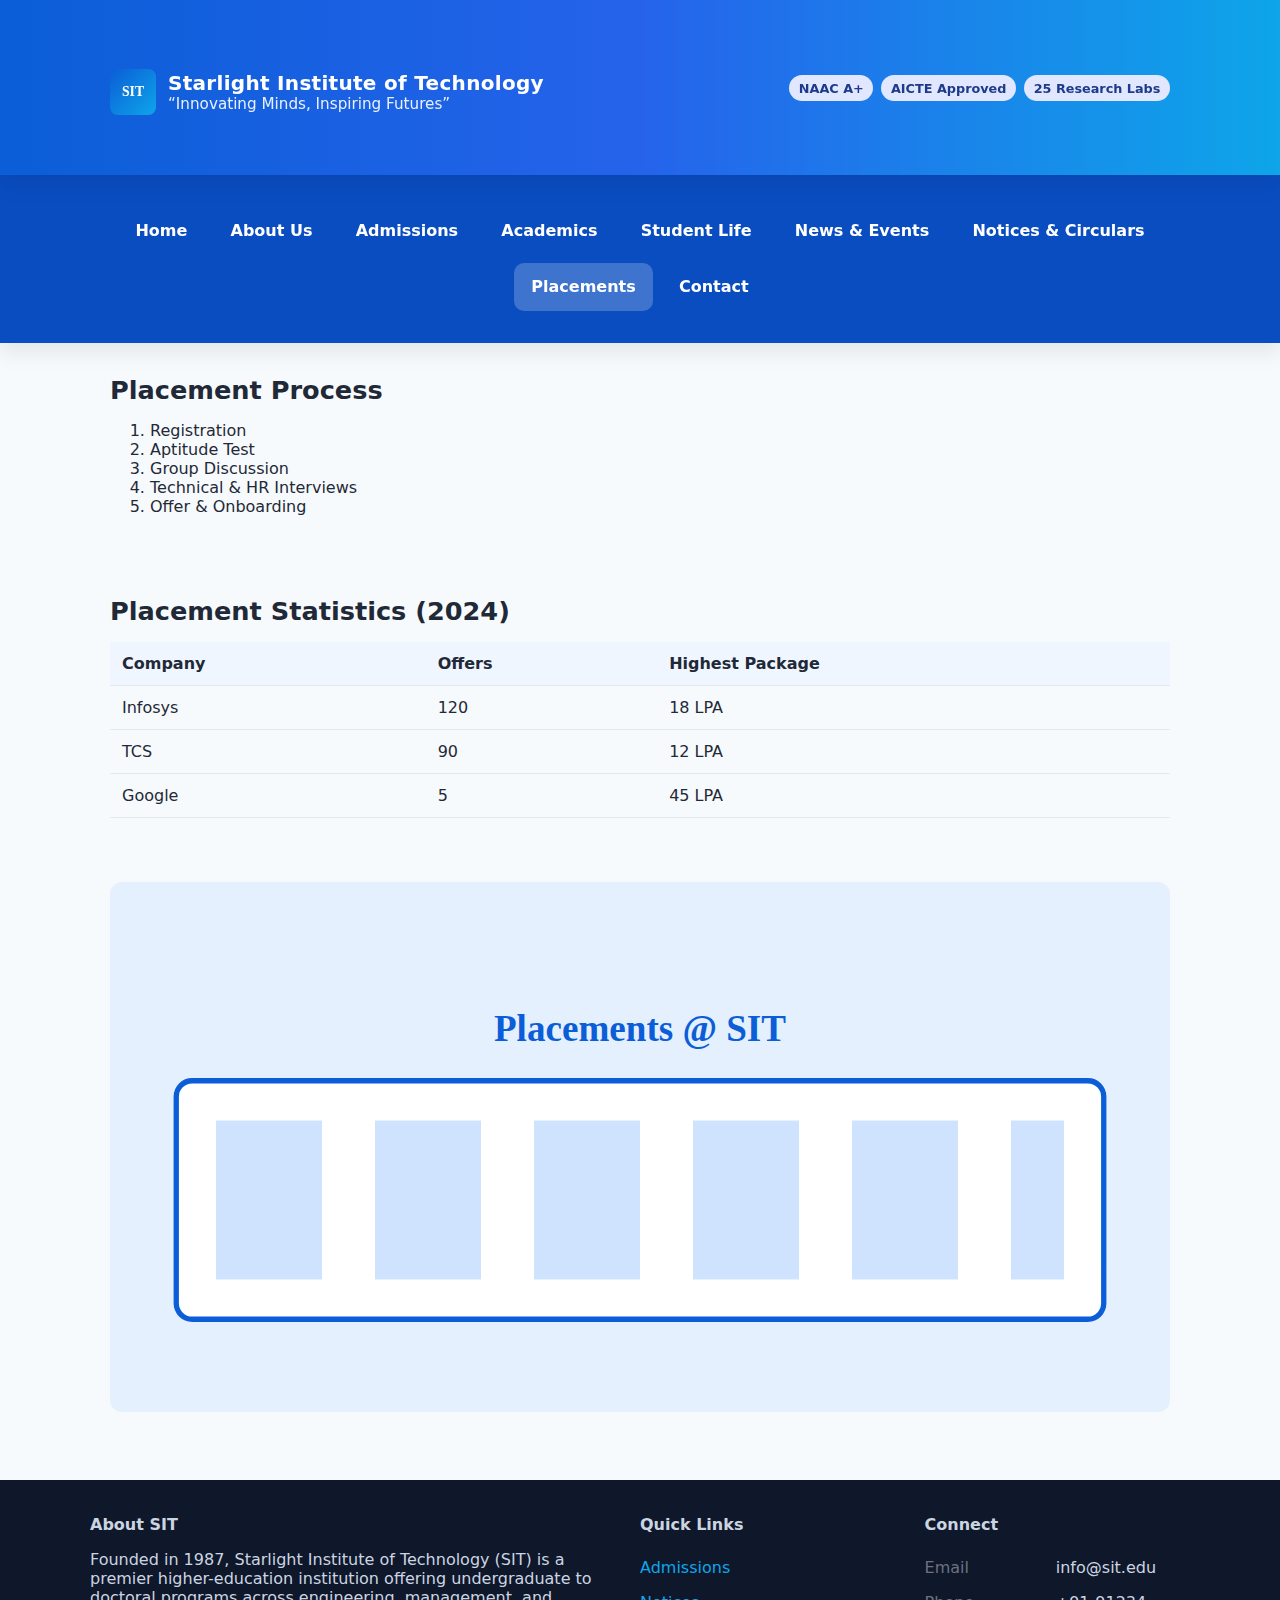
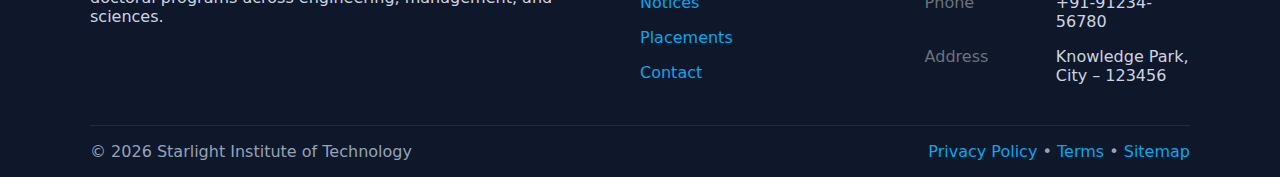
<file: placements.html>
<!DOCTYPE html><html lang="en"><head>
<meta charset="utf-8"><meta name="viewport" content="width=device-width, initial-scale=1.0">
<title>SIT - Placements</title><link rel="stylesheet" href="css/style.css"></head>
<body>
<header class="site-header">
  <div class="container" style="display:flex;gap:16px;align-items:center;justify-content:space-between;flex-wrap:wrap">
    <div class="brand">
      <img src="images/logo.svg" alt="SIT Logo"/>
      <div>
        <div class="title">Starlight Institute of Technology</div>
        <div class="tagline">“Innovating Minds, Inspiring Futures”</div>
      </div>
    </div>
    <div class="badges">
      <span class="badge">NAAC A+</span>
      <span class="badge">AICTE Approved</span>
      <span class="badge">25 Research Labs</span>
    </div>
  </div>
</header>
<nav class="site-nav">
  <div class="container nav-wrap">
    <a class="nav-link" href="index.html">Home</a>
    <a class="nav-link" href="about.html">About Us</a>
    <a class="nav-link" href="admissions.html">Admissions</a>
    <a class="nav-link" href="academics.html">Academics</a>
    <a class="nav-link" href="studentlife.html">Student Life</a>
    <a class="nav-link" href="news.html">News & Events</a>
    <a class="nav-link" href="notices.html">Notices & Circulars</a>
    <a class="nav-link" href="placements.html">Placements</a>
    <a class="nav-link" href="contact.html">Contact</a>
  </div>
</nav>

<section class="container">
  <h2>Placement Process</h2>
  <ol><li>Registration</li><li>Aptitude Test</li><li>Group Discussion</li><li>Technical & HR Interviews</li><li>Offer & Onboarding</li></ol>
</section>
<section class="container">
  <h2>Placement Statistics (2024)</h2>
  <table class="table">
    <thead><tr><th>Company</th><th>Offers</th><th>Highest Package</th></tr></thead>
    <tbody>
      <tr><td>Infosys</td><td>120</td><td>18 LPA</td></tr>
      <tr><td>TCS</td><td>90</td><td>12 LPA</td></tr>
      <tr><td>Google</td><td>5</td><td>45 LPA</td></tr>
    </tbody>
  </table>
</section>
<section class="container">
  <img src="images/placement.svg" alt="Placements" style="width:100%;border-radius:12px">
</section>

<footer class="site-footer">
  <div class="container footer-top">
    <div>
      <h4>About SIT</h4>
      <p>Founded in 1987, Starlight Institute of Technology (SIT) is a premier higher-education institution offering undergraduate to doctoral programs across engineering, management, and sciences.</p>
    </div>
    <div>
      <h4>Quick Links</h4>
      <ul class="info-list">
        <li><a href="admissions.html">Admissions</a></li>
        <li><a href="notices.html">Notices</a></li>
        <li><a href="placements.html">Placements</a></li>
        <li><a href="contact.html">Contact</a></li>
      </ul>
    </div>
    <div>
      <h4>Connect</h4>
      <ul class="info-list">
        <li><span class="label">Email</span> info@sit.edu</li>
        <li><span class="label">Phone</span> +91-91234-56780</li>
        <li><span class="label">Address</span> Knowledge Park, City – 123456</li>
      </ul>
    </div>
  </div>
  <div class="container footer-bottom">
    <div>© <span id="year"></span> Starlight Institute of Technology</div>
    <div><a href="#">Privacy Policy</a> • <a href="#">Terms</a> • <a href="#">Sitemap</a></div>
  </div>
</footer>
<button id="backTop" class="btn" style="position:fixed;right:18px;bottom:18px;display:none">↑ Back to Top</button>
<script src="js/script.js"></script>
<script>document.getElementById('year').textContent = new Date().getFullYear()</script>
</body></html>
</file>
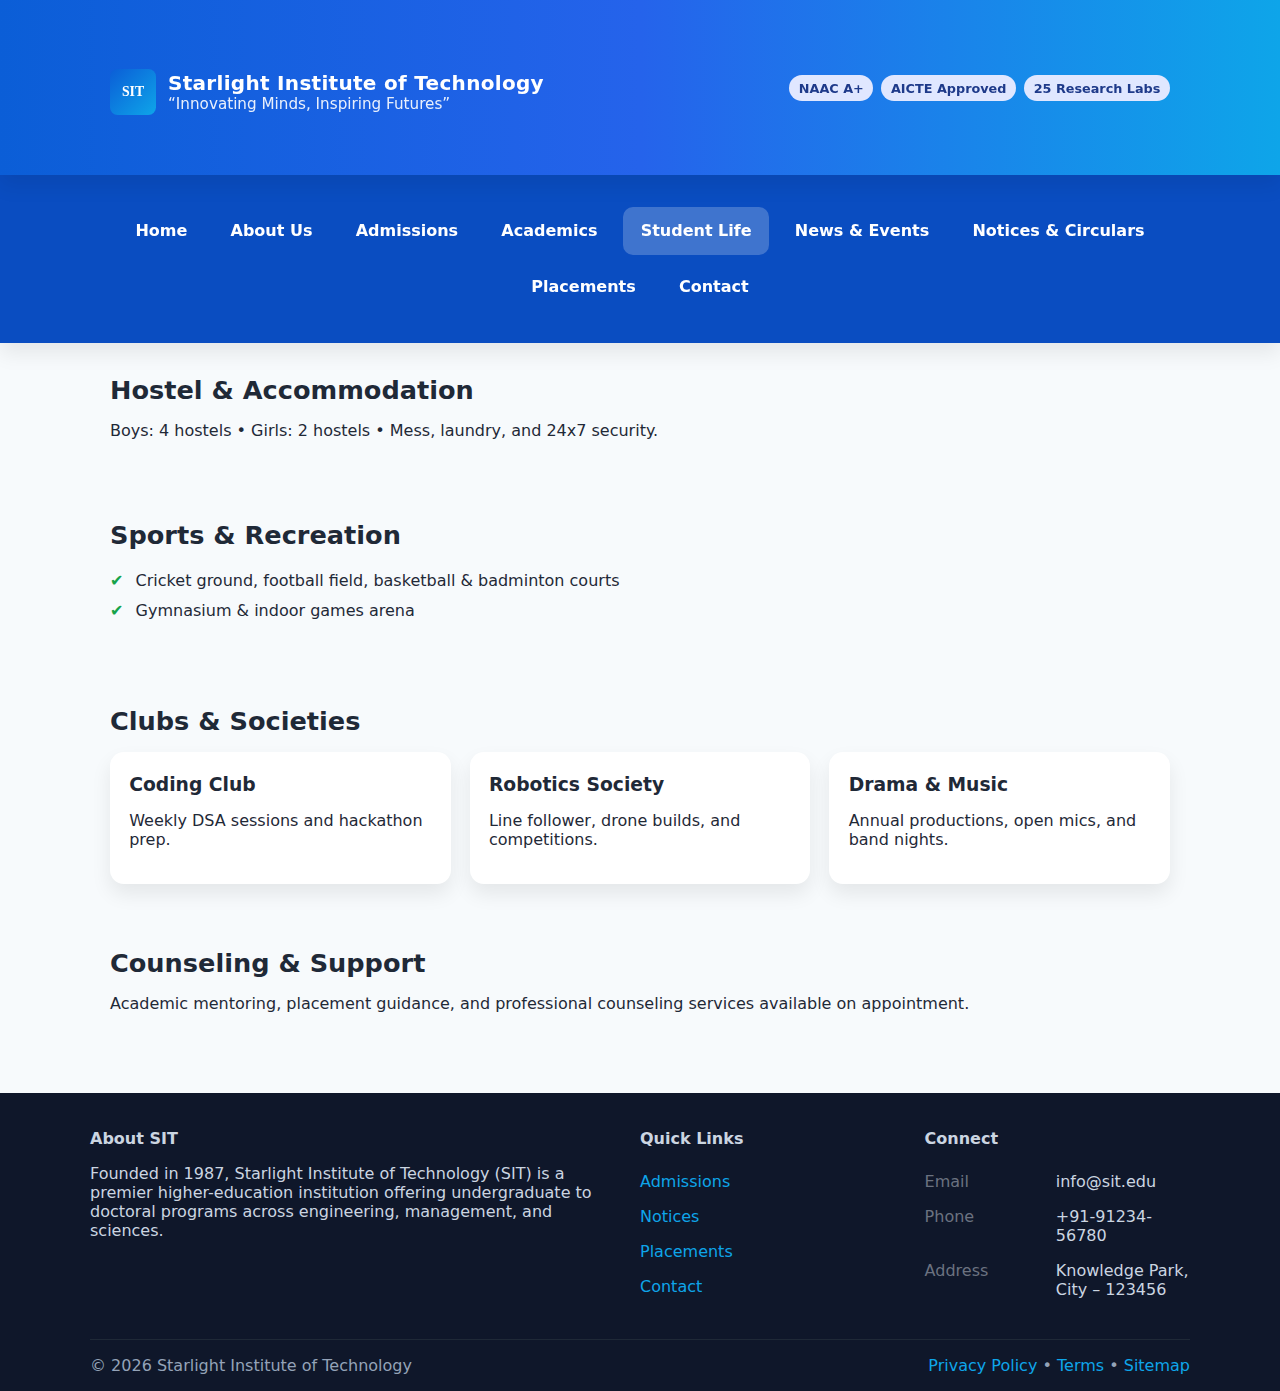
<file: studentlife.html>
<!DOCTYPE html><html lang="en"><head>
<meta charset="utf-8"><meta name="viewport" content="width=device-width, initial-scale=1.0">
<title>SIT - Student Life</title><link rel="stylesheet" href="css/style.css"></head>
<body>
<header class="site-header">
  <div class="container" style="display:flex;gap:16px;align-items:center;justify-content:space-between;flex-wrap:wrap">
    <div class="brand">
      <img src="images/logo.svg" alt="SIT Logo"/>
      <div>
        <div class="title">Starlight Institute of Technology</div>
        <div class="tagline">“Innovating Minds, Inspiring Futures”</div>
      </div>
    </div>
    <div class="badges">
      <span class="badge">NAAC A+</span>
      <span class="badge">AICTE Approved</span>
      <span class="badge">25 Research Labs</span>
    </div>
  </div>
</header>
<nav class="site-nav">
  <div class="container nav-wrap">
    <a class="nav-link" href="index.html">Home</a>
    <a class="nav-link" href="about.html">About Us</a>
    <a class="nav-link" href="admissions.html">Admissions</a>
    <a class="nav-link" href="academics.html">Academics</a>
    <a class="nav-link" href="studentlife.html">Student Life</a>
    <a class="nav-link" href="news.html">News & Events</a>
    <a class="nav-link" href="notices.html">Notices & Circulars</a>
    <a class="nav-link" href="placements.html">Placements</a>
    <a class="nav-link" href="contact.html">Contact</a>
  </div>
</nav>

<section class="container">
  <h2>Hostel & Accommodation</h2>
  <p>Boys: 4 hostels • Girls: 2 hostels • Mess, laundry, and 24x7 security.</p>
</section>
<section class="container">
  <h2>Sports & Recreation</h2>
  <ul class="check"><li>Cricket ground, football field, basketball & badminton courts</li><li>Gymnasium & indoor games arena</li></ul>
</section>
<section class="container">
  <h2>Clubs & Societies</h2>
  <div class="grid grid-3">
    <div class="card"><h3>Coding Club</h3><p>Weekly DSA sessions and hackathon prep.</p></div>
    <div class="card"><h3>Robotics Society</h3><p>Line follower, drone builds, and competitions.</p></div>
    <div class="card"><h3>Drama & Music</h3><p>Annual productions, open mics, and band nights.</p></div>
  </div>
</section>
<section class="container">
  <h2>Counseling & Support</h2>
  <p>Academic mentoring, placement guidance, and professional counseling services available on appointment.</p>
</section>

<footer class="site-footer">
  <div class="container footer-top">
    <div>
      <h4>About SIT</h4>
      <p>Founded in 1987, Starlight Institute of Technology (SIT) is a premier higher-education institution offering undergraduate to doctoral programs across engineering, management, and sciences.</p>
    </div>
    <div>
      <h4>Quick Links</h4>
      <ul class="info-list">
        <li><a href="admissions.html">Admissions</a></li>
        <li><a href="notices.html">Notices</a></li>
        <li><a href="placements.html">Placements</a></li>
        <li><a href="contact.html">Contact</a></li>
      </ul>
    </div>
    <div>
      <h4>Connect</h4>
      <ul class="info-list">
        <li><span class="label">Email</span> info@sit.edu</li>
        <li><span class="label">Phone</span> +91-91234-56780</li>
        <li><span class="label">Address</span> Knowledge Park, City – 123456</li>
      </ul>
    </div>
  </div>
  <div class="container footer-bottom">
    <div>© <span id="year"></span> Starlight Institute of Technology</div>
    <div><a href="#">Privacy Policy</a> • <a href="#">Terms</a> • <a href="#">Sitemap</a></div>
  </div>
</footer>
<button id="backTop" class="btn" style="position:fixed;right:18px;bottom:18px;display:none">↑ Back to Top</button>
<script src="js/script.js"></script>
<script>document.getElementById('year').textContent = new Date().getFullYear()</script>
</body></html>
</file>
<file: css/style.css>
:root{
  --bg:#f7fafc;
  --card:#ffffff;
  --text:#1f2937;
  --muted:#6b7280;
  --primary:#0b5ed7;
  --primary-600:#0a58ca;
  --accent:#16a34a;
  --link:#0ea5e9;
  --shadow:0 10px 20px rgba(0,0,0,.08);
  --radius:14px;
}
*{box-sizing:border-box}
html,body{padding:0;margin:0;font-family: 'Segoe UI', system-ui, -apple-system, Roboto, Arial, sans-serif;color:var(--text);background:var(--bg);}
a{color:var(--link);text-decoration:none}
a:hover{text-decoration:underline}
.container{max-width:1100px;margin:0 auto;padding:2rem 1.25rem}
/* Header / Nav */
header.site-header{
  background:linear-gradient(90deg,#0b5ed7 0%, #2563eb 50%, #0ea5e9 100%);
  color:#fff;
  padding:2.2rem 0 1.6rem;
  position:sticky; top:0; z-index:50;
  box-shadow:var(--shadow);
}
.brand{display:flex;align-items:center;gap:12px}
.brand img{width:46px;height:46px}
.brand .title{font-weight:700;font-size:1.25rem;letter-spacing:.3px}
.brand .tagline{opacity:.9;font-size:.95rem}
nav.site-nav{
  background:#0a4dc1;
  position:sticky; top:78px; z-index:40;
  box-shadow:var(--shadow);
}
.nav-wrap{display:flex;gap:.5rem;flex-wrap:wrap;align-items:center;justify-content:center}
.nav-link{
  color:#fff;padding:.9rem 1.1rem;border-radius:10px;display:block;font-weight:600
}
.nav-link:hover{background:rgba(255,255,255,.12);text-decoration:none}
.nav-link.active{background:rgba(255,255,255,.22)}

/* Hero / announcements */
.hero{display:grid;grid-template-columns: 2.2fr 1.3fr;gap:1.5rem;align-items:stretch}
.hero .card{background:var(--card);border-radius:var(--radius);box-shadow:var(--shadow);padding:1.5rem}
.hero h1{margin:.2rem 0 1rem;font-size:2rem}
.badges{display:flex;gap:.5rem;flex-wrap:wrap;margin:.5rem 0 1rem}
.badge{background:#e0e7ff;color:#1e3a8a;padding:.35rem .6rem;font-weight:700;border-radius:999px;font-size:.8rem}
.announce{height:100%;display:flex;flex-direction:column;gap:1rem}
.ticker{background:#081f4b;color:#e5edff;border-radius:var(--radius); padding:.9rem 1rem;display:flex;align-items:center;gap:.75rem}
.ticker .dot{width:10px;height:10px;border-radius:50%;background:#10b981;display:inline-block}
.carousel{position:relative;height:150px;overflow:hidden;border-radius:var(--radius);background:#0b5ed7;color:#fff;display:flex;align-items:center;justify-content:center;font-weight:700}
.carousel .slide{position:absolute;opacity:0;transition:opacity .6s}
.carousel .slide.active{opacity:1}

/* Cards, grids */
.grid{display:grid;gap:1.2rem}
.grid-3{grid-template-columns:repeat(3,1fr)}
.card{background:var(--card);border-radius:var(--radius);box-shadow:var(--shadow);padding:1.2rem}
.card h3{margin:.2rem 0 .6rem}
.table{width:100%;border-collapse:collapse}
.table th,.table td{padding:.75rem;border-bottom:1px solid #e5e7eb}
.table th{background:#eff6ff;text-align:left}
.kbd{background:#f3f4f6;border:1px solid #e5e7eb;border-bottom-width:2px;padding:.12rem .4rem;border-radius:6px;font-family:ui-monospace, SFMono-Regular, Menlo, Monaco, Consolas, "Liberation Mono", "Courier New", monospace;font-size:.85rem}
.btn{display:inline-block;background:var(--primary);color:#fff;padding:.7rem 1rem;border-radius:12px;font-weight:700;border:none;cursor:pointer}
.btn:hover{background:var(--primary-600)}
.btn.outline{background:#fff;color:var(--primary);border:2px solid var(--primary)}
.btn.block{display:block;width:100%}

/* Sections */
section h2{font-size:1.6rem;margin:0 0 1rem}
.lead{color:var(--muted)}
ul.check{list-style:none;padding-left:0}
ul.check li{padding:.35rem 0 .35rem 1.6rem;position:relative}
ul.check li:before{content:'✔'; position:absolute; left:0; color:#16a34a;}

/* Contact */
.contact-wrap{display:grid;grid-template-columns:1.1fr 1fr;gap:1.2rem}
.info-list{list-style:none;padding:0;margin:0}
.info-list li{display:flex;gap:.7rem;align-items:flex-start;padding:.5rem 0}
.info-list .label{min-width:120px;color:var(--muted)}
.form{display:grid;gap:.9rem}
.form input,.form textarea,.form select{
  width:100%;padding:.8rem;border:1px solid #e5e7eb;border-radius:10px;background:#fff;outline:none;
}
.form input:focus,.form textarea:focus,.form select:focus{border-color:#60a5fa;box-shadow:0 0 0 4px rgba(59,130,246,.15)}
.alert{padding:.8rem 1rem;border-radius:10px}
.alert.success{background:#ecfdf5;color:#065f46;border:1px solid #a7f3d0}
.alert.error{background:#fef2f2;color:#991b1b;border:1px solid #fecaca}

/* Footer */
footer.site-footer{background:#0f172a;color:#cbd5e1;margin-top:2rem}
.footer-top{display:grid;grid-template-columns:2fr 1fr 1fr; gap:1.2rem; padding:2rem 0}
.footer-top h4{margin:.2rem 0 1rem}
.footer-bottom{border-top:1px solid #1f2937;padding:1rem 0;color:#94a3b8;display:flex;gap:1rem;flex-wrap:wrap;align-items:center;justify-content:space-between}

/* Responsive */
@media (max-width: 900px){
  .hero{grid-template-columns:1fr}
  .contact-wrap{grid-template-columns:1fr}
  nav.site-nav{top:unset;position:static}
}
</file>
